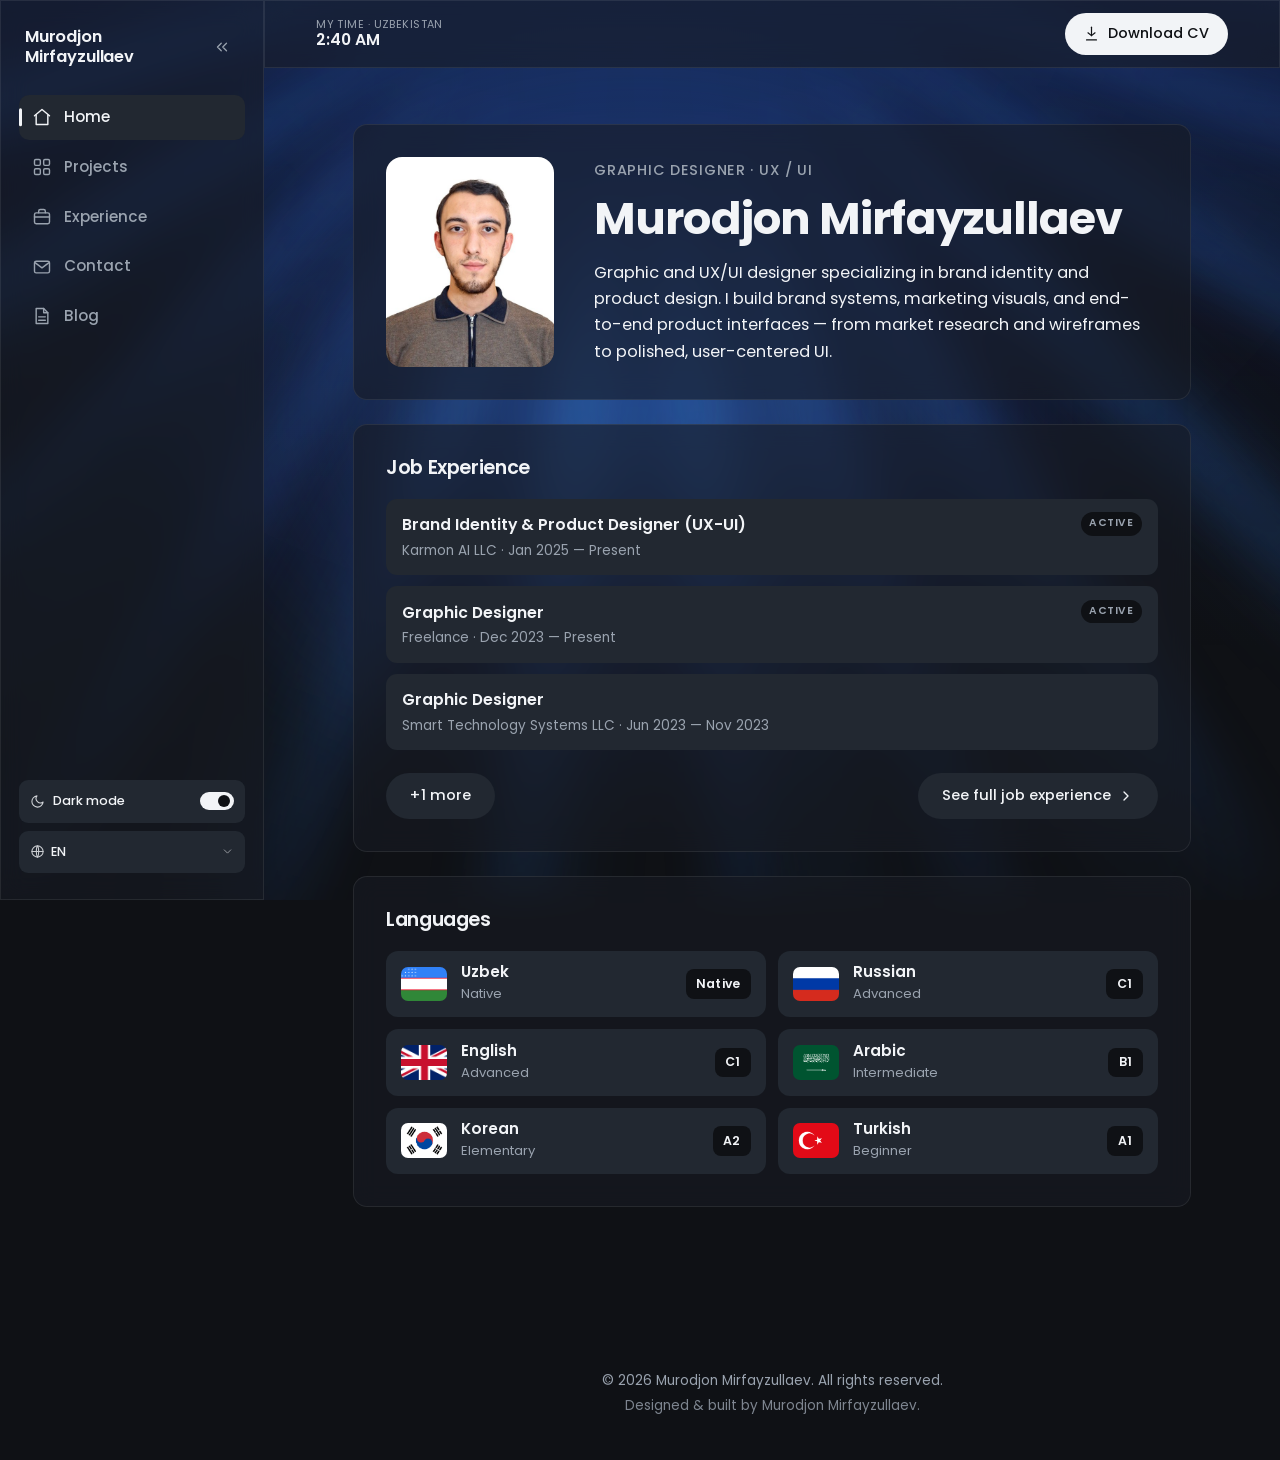
<file: index.html>
<!DOCTYPE html>
<html lang="en">
  <head>
    <meta charset="UTF-8" />
    <meta name="viewport" content="width=device-width, initial-scale=1.0" />
    <title>Murodjon Mirfayzullaev</title>
    <meta name="description" content="Portfolio of Murodjon Mirfayzullaev — graphic and UX/UI designer." />
    <link rel="icon" href="assets/img/profile-placeholder.svg" type="image/svg+xml" />
    <link rel="preconnect" href="https://fonts.googleapis.com" />
    <link rel="preconnect" href="https://fonts.gstatic.com" crossorigin />
    <link
      href="https://fonts.googleapis.com/css2?family=Poppins:wght@400;500;600;700&display=swap"
      rel="stylesheet"
    />
    <script>
      // apply saved theme + sidebar state before paint to avoid a flash/glitch
      try {
        var d = document.documentElement;
        d.dataset.theme = localStorage.getItem("site.theme") || "dark";
        if (localStorage.getItem("site.sidebar") === "collapsed") d.classList.add("sidebar-collapsed");
      } catch (e) { document.documentElement.dataset.theme = "dark"; }
    </script>
    <link rel="stylesheet" href="assets/css/styles.css" />
  </head>
  <body data-page="index.html" data-title-key="">
    <aside class="sidebar" id="site-sidebar"></aside>
    <div class="scrim" id="scrim" aria-hidden="true"></div>

    <div class="page">
      <header class="topbar" id="site-topbar"></header>

      <main class="site-main" id="main">
        <section class="container home">
          <!-- profile widget -->
          <section class="widget widget--profile" data-reveal>
            <div class="profile">
              <div class="profile__photo">
                <img data-content="photo" alt="" />
              </div>
              <div class="profile__intro">
                <p class="profile__headline" data-i18n="home.headline"></p>
                <h1 class="profile__name" data-content="name"></h1>
                <p class="profile__bio" data-i18n="home.bio"></p>
              </div>
            </div>
          </section>

          <!-- job experience widget (active roles only) -->
          <section class="widget" data-reveal data-reveal-delay="1">
            <div class="widget__head">
              <h2 class="widget__title" data-i18n="experience.title"></h2>
            </div>
            <div class="home-xp" id="home-experience"></div>
            <div class="widget__foot home-xp__foot">
              <span class="home-xp__more" id="home-xp-more"></span>
              <a class="btn btn--secondary" href="experience.html">
                <span data-i18n="home.seeExperience"></span>
                <svg viewBox="0 0 24 24" fill="none" stroke="currentColor" stroke-width="2"
                     stroke-linecap="round" stroke-linejoin="round" aria-hidden="true">
                  <path d="m9 6 6 6-6 6" />
                </svg>
              </a>
            </div>
          </section>

          <!-- languages widget -->
          <section class="widget" data-reveal data-reveal-delay="2">
            <div class="widget__head">
              <h2 class="widget__title" data-i18n="home.languagesTitle"></h2>
            </div>
            <div class="langs" id="home-languages"></div>
          </section>
        </section>
      </main>

      <footer class="site-footer" id="site-footer"></footer>
    </div>

    <script src="assets/js/main.js"></script>
    <script src="assets/js/home.js"></script>
  </body>
</html>
</file>
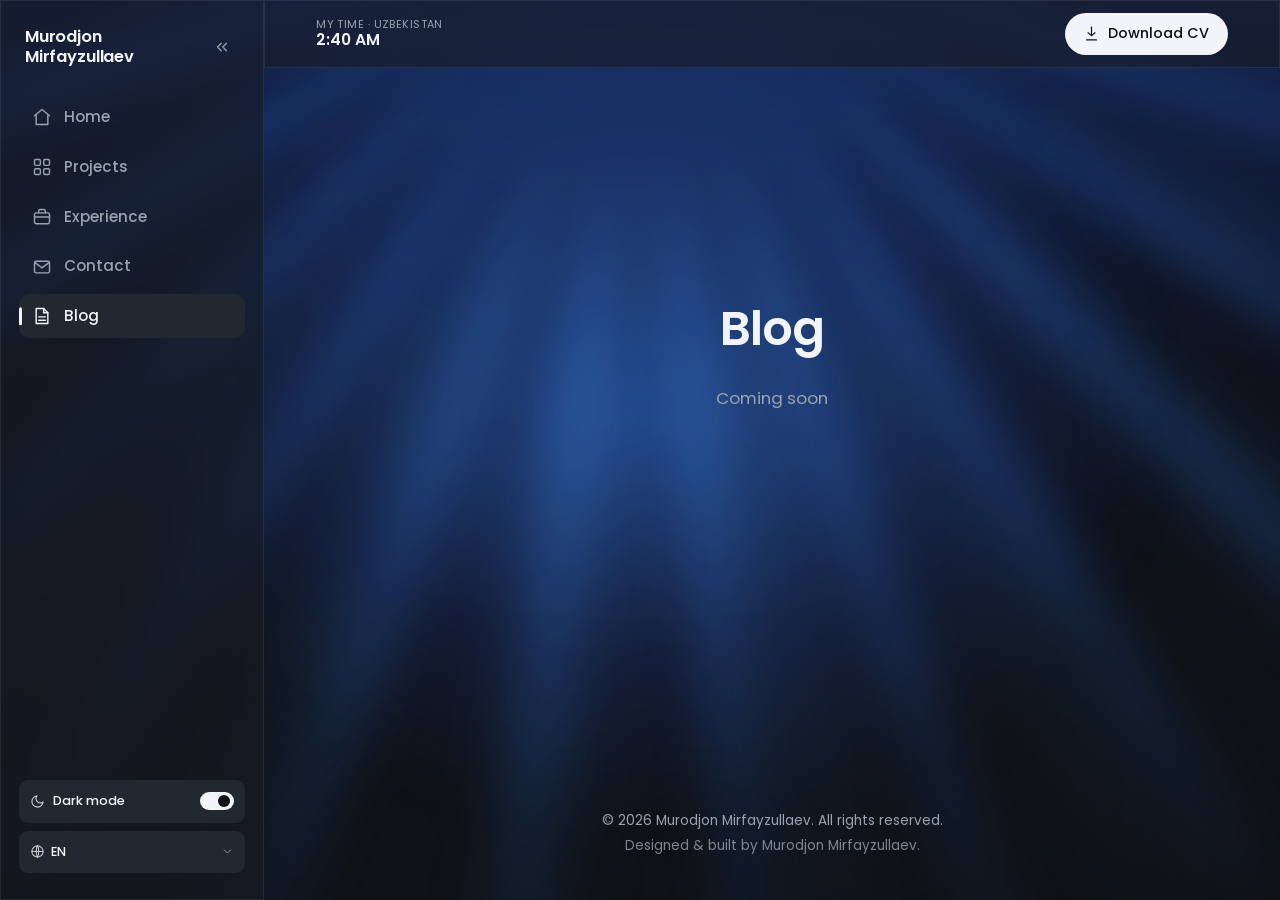
<file: blog.html>
<!DOCTYPE html>
<html lang="en">
  <head>
    <meta charset="UTF-8" />
    <meta name="viewport" content="width=device-width, initial-scale=1.0" />
    <title>Blog · Murodjon Mirfayzullaev</title>
    <link rel="icon" href="assets/img/profile-placeholder.svg" type="image/svg+xml" />
    <link rel="preconnect" href="https://fonts.googleapis.com" />
    <link rel="preconnect" href="https://fonts.gstatic.com" crossorigin />
    <link
      href="https://fonts.googleapis.com/css2?family=Poppins:wght@400;500;600;700&display=swap"
      rel="stylesheet"
    />
    <script>
      // apply saved theme + sidebar state before paint to avoid a flash/glitch
      try {
        var d = document.documentElement;
        d.dataset.theme = localStorage.getItem("site.theme") || "dark";
        if (localStorage.getItem("site.sidebar") === "collapsed") d.classList.add("sidebar-collapsed");
      } catch (e) { document.documentElement.dataset.theme = "dark"; }
    </script>
    <link rel="stylesheet" href="assets/css/styles.css" />
  </head>
  <body data-page="blog.html" data-title-key="blog.title">
    <aside class="sidebar" id="site-sidebar"></aside>
    <div class="scrim" id="scrim" aria-hidden="true"></div>

    <div class="page">
      <header class="topbar" id="site-topbar"></header>

      <main class="site-main" id="main">
        <section class="container page-center">
          <h1 data-reveal data-i18n="blog.title"></h1>
          <p class="coming-soon" data-reveal data-reveal-delay="1" data-i18n="common.comingSoon"></p>
        </section>
      </main>

      <footer class="site-footer" id="site-footer"></footer>
    </div>

    <script src="assets/js/main.js"></script>
  </body>
</html>
</file>
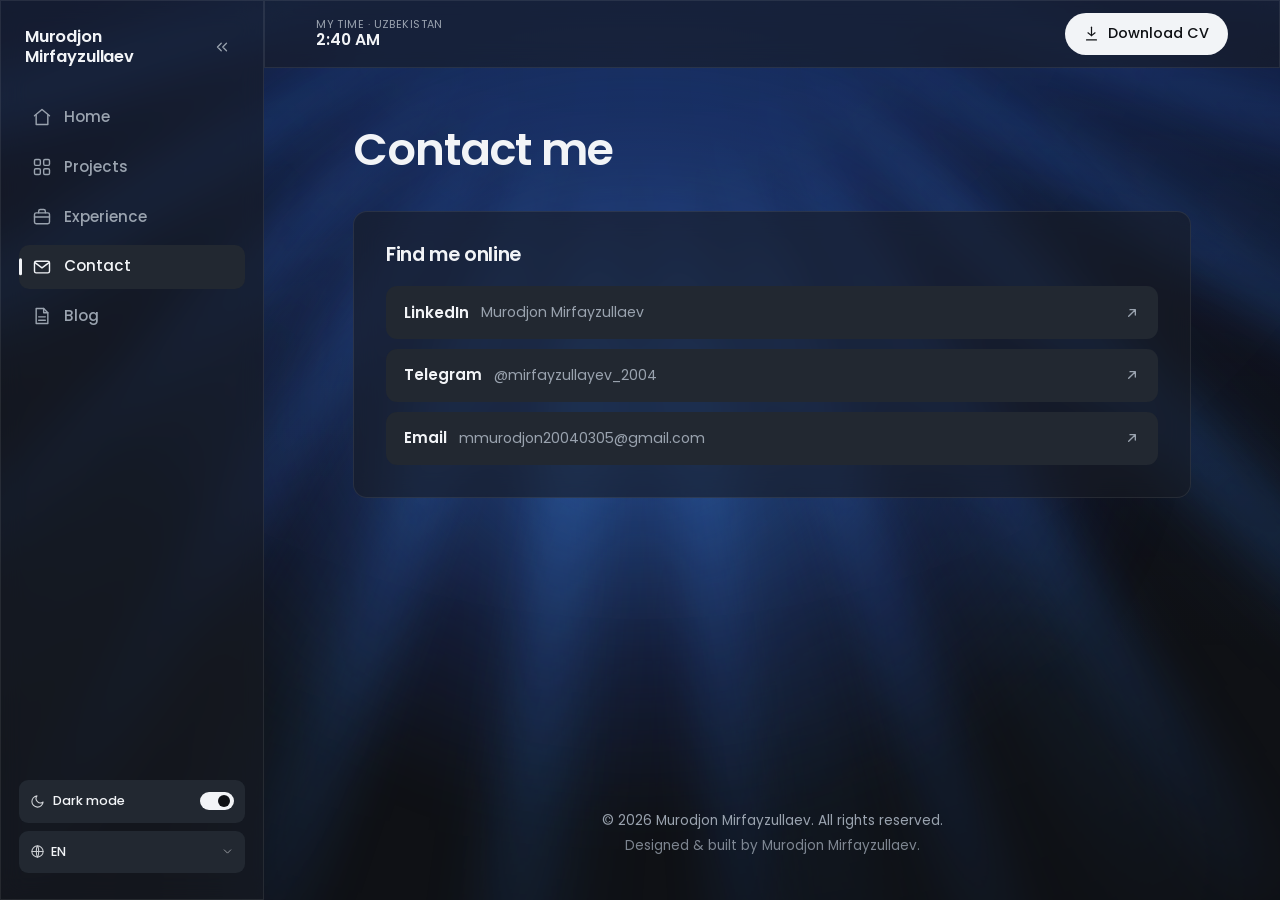
<file: contact.html>
<!DOCTYPE html>
<html lang="en">
  <head>
    <meta charset="UTF-8" />
    <meta name="viewport" content="width=device-width, initial-scale=1.0" />
    <title>Contact · Murodjon Mirfayzullaev</title>
    <link rel="icon" href="assets/img/profile-placeholder.svg" type="image/svg+xml" />
    <link rel="preconnect" href="https://fonts.googleapis.com" />
    <link rel="preconnect" href="https://fonts.gstatic.com" crossorigin />
    <link
      href="https://fonts.googleapis.com/css2?family=Poppins:wght@400;500;600;700&display=swap"
      rel="stylesheet"
    />
    <script>
      // apply saved theme + sidebar state before paint to avoid a flash/glitch
      try {
        var d = document.documentElement;
        d.dataset.theme = localStorage.getItem("site.theme") || "dark";
        if (localStorage.getItem("site.sidebar") === "collapsed") d.classList.add("sidebar-collapsed");
      } catch (e) { document.documentElement.dataset.theme = "dark"; }
    </script>
    <link rel="stylesheet" href="assets/css/styles.css" />
  </head>
  <body data-page="contact.html" data-title-key="contact.title">
    <aside class="sidebar" id="site-sidebar"></aside>
    <div class="scrim" id="scrim" aria-hidden="true"></div>

    <div class="page">
      <header class="topbar" id="site-topbar"></header>

      <main class="site-main" id="main">
        <section class="container contact">
          <header class="contact__head">
            <h1 data-reveal data-i18n="contact.title"></h1>
          </header>

          <section class="widget" data-reveal data-reveal-delay="1">
            <div class="widget__head">
              <h2 class="widget__title" data-i18n="contact.linksTitle"></h2>
            </div>
            <div class="links" id="social-links"></div>
          </section>
        </section>
      </main>

      <footer class="site-footer" id="site-footer"></footer>
    </div>

    <script src="assets/js/main.js"></script>
  </body>
</html>
</file>
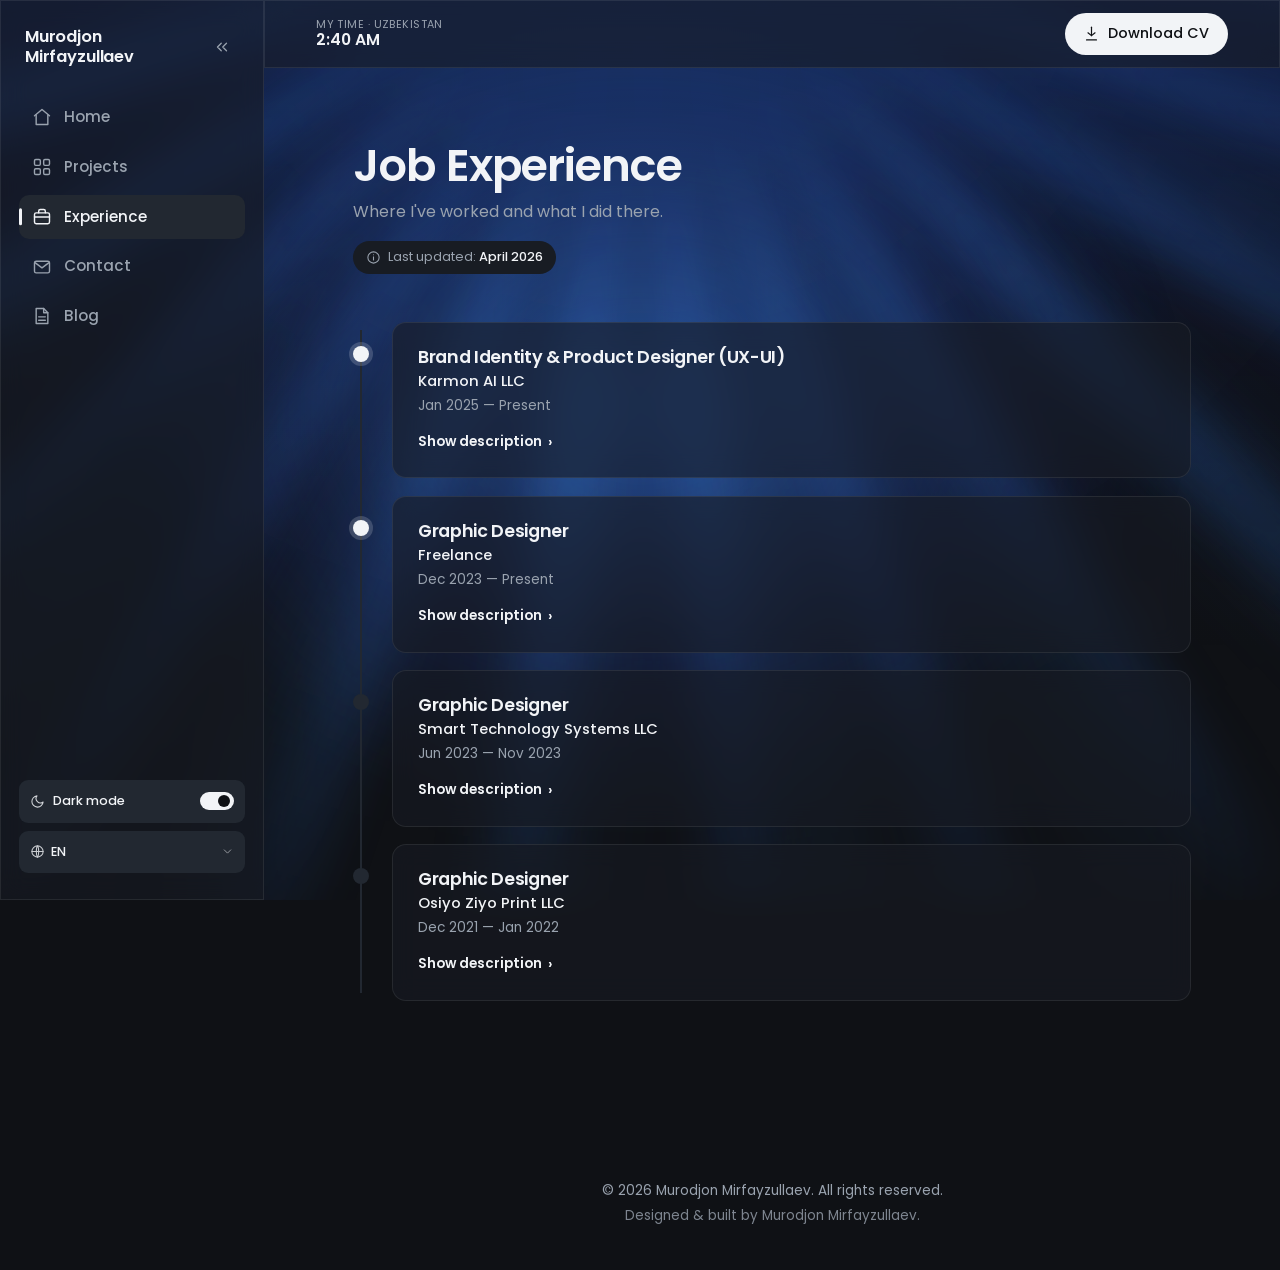
<file: experience.html>
<!DOCTYPE html>
<html lang="en">
  <head>
    <meta charset="UTF-8" />
    <meta name="viewport" content="width=device-width, initial-scale=1.0" />
    <title>Experience · Murodjon Mirfayzullaev</title>
    <link rel="icon" href="assets/img/profile-placeholder.svg" type="image/svg+xml" />
    <link rel="preconnect" href="https://fonts.googleapis.com" />
    <link rel="preconnect" href="https://fonts.gstatic.com" crossorigin />
    <link
      href="https://fonts.googleapis.com/css2?family=Poppins:wght@400;500;600;700&display=swap"
      rel="stylesheet"
    />
    <script>
      // apply saved theme + sidebar state before paint to avoid a flash/glitch
      try {
        var d = document.documentElement;
        d.dataset.theme = localStorage.getItem("site.theme") || "dark";
        if (localStorage.getItem("site.sidebar") === "collapsed") d.classList.add("sidebar-collapsed");
      } catch (e) { document.documentElement.dataset.theme = "dark"; }
    </script>
    <link rel="stylesheet" href="assets/css/styles.css" />
  </head>
  <body data-page="experience.html" data-title-key="experience.title">
    <aside class="sidebar" id="site-sidebar"></aside>
    <div class="scrim" id="scrim" aria-hidden="true"></div>

    <div class="page">
      <header class="topbar" id="site-topbar"></header>

      <main class="site-main" id="main">
        <section class="container xp">
          <header class="xp__head">
            <h1 data-reveal data-i18n="experience.title"></h1>
            <p class="xp__subtitle" data-reveal data-reveal-delay="1" data-i18n="experience.subtitle"></p>
            <p class="xp-updated" id="xp-updated" data-reveal data-reveal-delay="2"></p>
          </header>
          <div class="xp__list" id="xp-list"></div>
        </section>
      </main>

      <footer class="site-footer" id="site-footer"></footer>
    </div>

    <script src="assets/js/main.js"></script>
    <script src="assets/js/experience.js"></script>
  </body>
</html>
</file>
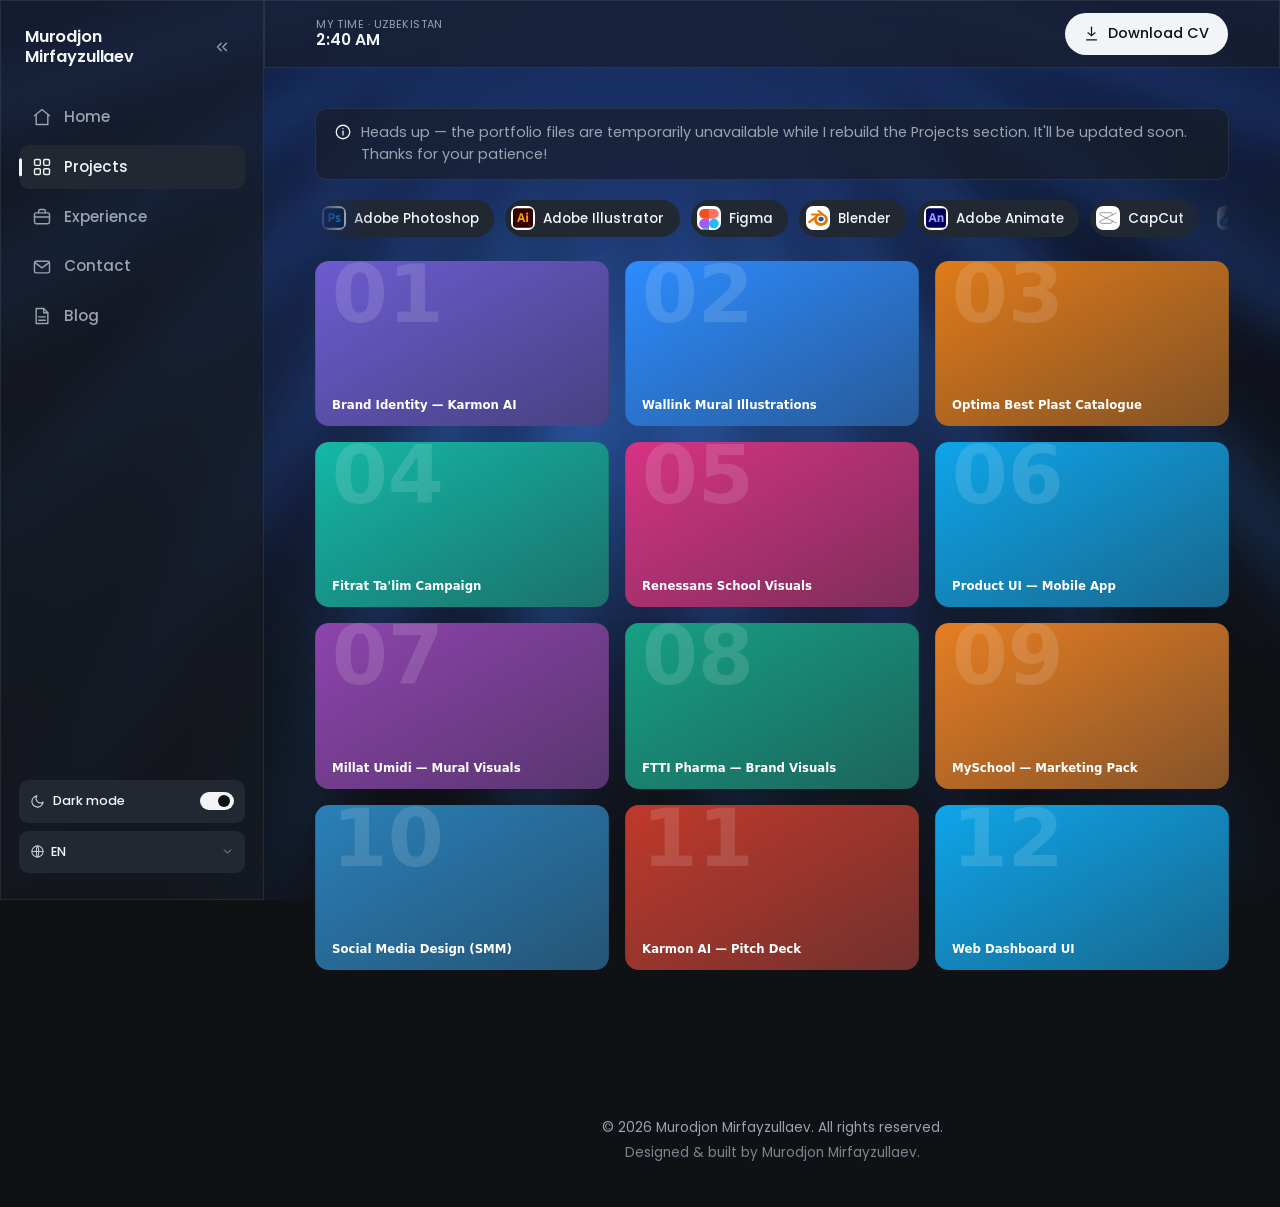
<file: projects.html>
<!DOCTYPE html>
<html lang="en">
  <head>
    <meta charset="UTF-8" />
    <meta name="viewport" content="width=device-width, initial-scale=1.0" />
    <title>Projects · Murodjon Mirfayzullaev</title>
    <link rel="icon" href="assets/img/profile-placeholder.svg" type="image/svg+xml" />
    <link rel="preconnect" href="https://fonts.googleapis.com" />
    <link rel="preconnect" href="https://fonts.gstatic.com" crossorigin />
    <link
      href="https://fonts.googleapis.com/css2?family=Poppins:wght@400;500;600;700&display=swap"
      rel="stylesheet"
    />
    <script>
      // apply saved theme + sidebar state before paint to avoid a flash/glitch
      try {
        var d = document.documentElement;
        d.dataset.theme = localStorage.getItem("site.theme") || "dark";
        if (localStorage.getItem("site.sidebar") === "collapsed") d.classList.add("sidebar-collapsed");
      } catch (e) { document.documentElement.dataset.theme = "dark"; }
    </script>
    <link rel="stylesheet" href="assets/css/styles.css" />
  </head>
  <body data-page="projects.html" data-title-key="projects.title">
    <aside class="sidebar" id="site-sidebar"></aside>
    <div class="scrim" id="scrim" aria-hidden="true"></div>

    <div class="page">
      <header class="topbar" id="site-topbar"></header>

      <main class="site-main" id="main">
        <section class="projects">
          <p class="pnotice" id="projects-notice" data-reveal></p>

          <div class="marquee" id="badges-marquee" data-reveal
               aria-label="Tools &amp; technologies">
            <div class="marquee__track" id="badges-track"></div>
          </div>

          <div class="pgrid" id="projects-grid" data-reveal data-reveal-delay="1"></div>
        </section>
      </main>

      <footer class="site-footer" id="site-footer"></footer>
    </div>

    <script src="assets/js/main.js"></script>
    <script src="assets/js/projects.js"></script>
  </body>
</html>
</file>
<file: assets/css/styles.css>
/* =========================================================================
   styles.css — minimalist portfolio theme
   Layout: fixed left sidebar (desktop, collapsible) → off-canvas drawer
   (mobile). Sticky top bar with live clock + Download-CV button.
   Surfaces are distinguished by fill color only (no outline strokes).
   Extras: language dropdown, download bottom sheet.
   ========================================================================= */

:root {
  --bg: #ffffff;
  --surface: #f1f3f7;
  --surface-2: #e4e8ef;
  --text: #14161a;
  --muted: #6b7280;
  --line: #e6e8ec;
  --accent: #14161a;

  --sidebar-w: 264px;
  --sidebar-w-collapsed: 76px;
  --maxw: 940px;
  --gutter: clamp(1.25rem, 4vw, 3.25rem);
  --radius: 14px;

  --font: "Poppins", system-ui, -apple-system, "Segoe UI", Roboto, Helvetica,
    Arial, sans-serif;

  --ease: cubic-bezier(0.22, 1, 0.36, 1);
  --dur: 0.45s;

  /* glassmorphism surfaces (light theme) */
  --glass-bg: rgba(255, 255, 255, 0.58);
  --glass-border: rgba(20, 22, 28, 0.08);
  --glass-blur: 12px;
}

/* Theme is controlled explicitly via [data-theme] (default = dark, set by a
   tiny inline script in each page's <head> to avoid a flash). */
:root[data-theme="dark"] {
  --bg: #0f1115;
  --surface: #181c23;
  --surface-2: #222831;
  --text: #f2f4f7;
  --muted: #9aa3af;
  --line: #262b33;
  --accent: #f2f4f7;

  /* glassmorphism surfaces (dark theme) */
  --glass-bg: rgba(24, 28, 36, 0.6);
  --glass-border: rgba(255, 255, 255, 0.08);
}

/* ---------- reset-ish ---------- */

*,
*::before,
*::after {
  box-sizing: border-box;
}

html {
  scroll-behavior: smooth;
}

body {
  margin: 0;
  font-family: var(--font);
  color: var(--text);
  background: var(--bg);
  line-height: 1.6;
  font-weight: 400;
  -webkit-font-smoothing: antialiased;
  overflow-x: hidden;
}

img {
  max-width: 100%;
  display: block;
}

a {
  color: inherit;
  text-decoration: none;
}

h1,
h2,
h3 {
  line-height: 1.15;
  letter-spacing: -0.02em;
  font-weight: 600;
  margin: 0;
}

/* =========================================================================
   sidebar (desktop default)
   ========================================================================= */

.sidebar {
  position: fixed;
  top: 0;
  left: 0;
  bottom: 0;
  z-index: 60;
  width: var(--sidebar-w);
  display: flex;
  flex-direction: column;
  gap: 1.75rem;
  padding: 1.6rem 1.1rem;
  background: var(--surface);
  overflow: visible;
  transition: width var(--dur) var(--ease), transform var(--dur) var(--ease);
}

.sidebar__top {
  flex: 0 0 auto;
  display: flex;
  align-items: center;
  justify-content: space-between;
  gap: 0.5rem;
  min-height: 38px;
  padding-inline: 0.4rem;
}

.brand {
  font-weight: 600;
  font-size: 1.02rem;
  letter-spacing: -0.01em;
  line-height: 1.25;
  min-width: 0;
}

.sidebar__collapse {
  display: none; /* desktop-only; enabled in the min-width query below */
  width: 34px;
  height: 34px;
  flex: 0 0 auto;
  place-items: center;
  padding: 0;
  background: none;
  border: 0;
  border-radius: 9px;
  color: var(--muted);
  cursor: pointer;
  transition: color var(--dur) var(--ease),
    background-color var(--dur) var(--ease);
}

.sidebar__collapse svg {
  width: 18px;
  height: 18px;
  transition: transform var(--dur) var(--ease);
}

.sidebar__collapse:hover {
  color: var(--text);
  background: var(--surface-2);
}

.nav {
  flex: 1 1 auto;
}

.nav__list {
  display: flex;
  flex-direction: column;
  gap: 0.35rem;
  list-style: none;
  margin: 0;
  padding: 0;
}

.nav__link {
  position: relative;
  display: flex;
  align-items: center;
  gap: 0.75rem;
  padding: 0.62rem 0.85rem;
  border-radius: 10px;
  font-size: 0.95rem;
  font-weight: 500;
  color: var(--muted);
  white-space: nowrap;
  transition: color var(--dur) var(--ease),
    background-color var(--dur) var(--ease);
}

.nav__icon {
  flex: 0 0 auto;
  display: grid;
  place-items: center;
}

.nav__icon svg {
  width: 20px;
  height: 20px;
}

.nav__link:hover {
  color: var(--text);
  background: var(--surface-2);
}

.nav__link[aria-current="page"] {
  color: var(--text);
  background: var(--surface-2);
}

.nav__link[aria-current="page"]::before {
  content: "";
  position: absolute;
  left: 0;
  top: 50%;
  transform: translateY(-50%);
  width: 3px;
  height: 1.1rem;
  border-radius: 3px;
  background: var(--accent);
}

.sidebar__bottom {
  flex: 0 0 auto;
}

/* ---------- theme (dark mode) toggle ---------- */

.theme {
  display: flex;
  align-items: center;
  gap: 0.5rem;
  width: 100%;
  margin-bottom: 0.5rem;
  padding: 0.7rem 0.7rem;
  font: inherit;
  font-size: 0.8rem;
  font-weight: 500;
  color: var(--text);
  background: var(--surface-2);
  border: 0;
  border-radius: 9px;
  cursor: pointer;
  transition: background-color var(--dur) var(--ease);
}

.theme:hover {
  background: var(--bg);
}

.theme__icon {
  display: grid;
  place-items: center;
  flex: 0 0 auto;
}

.theme__icon svg {
  width: 15px;
  height: 15px;
  opacity: 0.85;
}

.theme__label {
  flex: 1 1 auto;
  text-align: left;
}

.theme__track {
  flex: 0 0 auto;
  position: relative;
  width: 34px;
  height: 18px;
  border-radius: 999px;
  background: var(--bg);
  transition: background-color var(--dur) var(--ease);
}

.theme__knob {
  position: absolute;
  top: 50%;
  left: 2px;
  transform: translateY(-50%);
  width: 12px;
  height: 12px;
  border-radius: 50%;
  background: var(--muted);
  transition: left var(--dur) var(--ease), background-color var(--dur) var(--ease);
}

.theme[aria-checked="true"] .theme__track {
  background: var(--accent);
}

.theme[aria-checked="true"] .theme__knob {
  left: 18px;
  background: var(--bg);
}

/* ---------- language dropdown ---------- */

.lang {
  position: relative;
}

.lang__btn {
  display: flex;
  align-items: center;
  gap: 0.4rem;
  width: 100%;
  padding: 0.7rem 0.7rem;
  font: inherit;
  font-size: 0.8rem;
  font-weight: 500;
  color: var(--text);
  background: var(--surface-2);
  border: 0;
  border-radius: 9px;
  cursor: pointer;
  transition: background-color var(--dur) var(--ease);
}

.lang__btn:hover {
  background: var(--bg);
}

.lang__icon {
  width: 15px;
  height: 15px;
  flex: 0 0 auto;
  opacity: 0.8;
}

.lang__current {
  flex: 1 1 auto;
  text-align: left;
}

.lang__chev {
  width: 13px;
  height: 13px;
  opacity: 0.6;
  transition: transform var(--dur) var(--ease);
}

.lang.is-open .lang__chev {
  transform: rotate(180deg);
}

.lang__menu {
  position: absolute;
  left: 0;
  right: 0;
  bottom: calc(100% + 0.5rem);
  margin: 0;
  padding: 0.35rem;
  list-style: none;
  background: var(--surface-2);
  border-radius: 12px;
  box-shadow: 0 12px 32px rgba(0, 0, 0, 0.22);
  opacity: 0;
  transform: translateY(8px);
  pointer-events: none;
  transition: opacity var(--dur) var(--ease), transform var(--dur) var(--ease);
  z-index: 5;
}

.lang.is-open .lang__menu {
  opacity: 1;
  transform: none;
  pointer-events: auto;
}

.lang__option {
  display: flex;
  align-items: center;
  gap: 0.6rem;
  width: 100%;
  padding: 0.85rem 0.8rem;
  font: inherit;
  font-size: 0.9rem;
  color: var(--muted);
  background: none;
  border: 0;
  border-radius: 9px;
  cursor: pointer;
  text-align: left;
  transition: color var(--dur) var(--ease),
    background-color var(--dur) var(--ease);
}

.lang__option:hover {
  color: var(--text);
  background: var(--bg);
}

.lang__option.is-active {
  color: var(--text);
  background: color-mix(in srgb, var(--accent) 12%, var(--surface-2));
}

.lang__code {
  font-weight: 600;
  font-size: 0.78rem;
  letter-spacing: 0.03em;
  width: 1.8rem;
  flex: 0 0 auto;
}

/* =========================================================================
   sticky top bar (all viewports)
   ========================================================================= */

.topbar {
  position: sticky;
  top: 0;
  z-index: 50;
  display: flex;
  align-items: center;
  gap: 1rem;
  padding: 0.75rem var(--gutter);
  background: color-mix(in srgb, var(--bg) 86%, transparent);
  backdrop-filter: saturate(1.2) blur(10px);
}

.topbar__left {
  display: flex;
  align-items: center;
  gap: 0.85rem;
  min-width: 0;
}

.topbar__right {
  margin-left: auto;
  display: flex;
  align-items: center;
}

/* live clock */
.clock {
  display: flex;
  flex-direction: column;
  line-height: 1.15;
  min-width: 0;
}

.clock__label {
  font-size: 0.68rem;
  letter-spacing: 0.04em;
  text-transform: uppercase;
  color: var(--muted);
  white-space: nowrap;
}

.clock__time {
  font-size: 0.98rem;
  font-weight: 600;
  font-variant-numeric: tabular-nums;
}

/* download-CV button */
.cv-btn {
  display: inline-flex;
  align-items: center;
  gap: 0.5rem;
  padding: 0.58rem 1.15rem;
  font: inherit;
  font-size: 0.9rem;
  font-weight: 500;
  color: var(--bg);
  background: var(--accent);
  border: 0;
  border-radius: 999px;
  cursor: pointer;
  transition: transform var(--dur) var(--ease), opacity var(--dur) var(--ease);
}

.cv-btn:hover {
  transform: translateY(-2px);
}

.cv-btn svg {
  width: 17px;
  height: 17px;
}

/* short "CV" label is shown only on mobile (see breakpoint below) */
.cv-btn__short {
  display: none;
}

/* hamburger (mobile only) */
.nav__toggle {
  display: none;
  flex-direction: column;
  justify-content: center;
  gap: 5px;
  width: 42px;
  height: 42px;
  padding: 0;
  background: var(--surface-2);
  border: 0;
  border-radius: 10px;
  cursor: pointer;
}

.nav__toggle-bar {
  display: block;
  width: 18px;
  height: 1.5px;
  margin-inline: auto;
  background: var(--text);
  transition: transform var(--dur) var(--ease), opacity var(--dur) var(--ease);
}

body.nav-open .nav__toggle-bar:nth-child(1) {
  transform: translateY(6.5px) rotate(45deg);
}
body.nav-open .nav__toggle-bar:nth-child(2) {
  opacity: 0;
}
body.nav-open .nav__toggle-bar:nth-child(3) {
  transform: translateY(-6.5px) rotate(-45deg);
}

/* scrim behind the mobile drawer */
.scrim {
  display: none;
  position: fixed;
  inset: 0;
  z-index: 55;
  background: rgba(0, 0, 0, 0.45);
  opacity: 0;
  pointer-events: none;
  transition: opacity var(--dur) var(--ease);
}

/* =========================================================================
   download-CV bottom sheet
   ========================================================================= */

.sheet {
  position: fixed;
  inset: 0;
  z-index: 100;
  display: flex;
  align-items: flex-end;
  justify-content: center;
}

.sheet[hidden] {
  display: none;
}

.sheet__scrim {
  position: absolute;
  inset: 0;
  background: rgba(0, 0, 0, 0.5);
  opacity: 0;
  transition: opacity var(--dur) var(--ease);
}

.sheet.is-open .sheet__scrim {
  opacity: 1;
}

.sheet__panel {
  position: relative;
  width: min(440px, 100%);
  padding: 1.4rem 1.5rem 2rem;
  background: var(--surface);
  border-radius: 22px 22px 0 0;
  box-shadow: 0 -12px 44px rgba(0, 0, 0, 0.22);
  transform: translateY(100%);
  transition: transform var(--dur) var(--ease);
}

.sheet.is-open .sheet__panel {
  transform: none;
}

.sheet__handle {
  display: block;
  width: 42px;
  height: 4px;
  border-radius: 4px;
  background: var(--muted);
  opacity: 0.5;
  margin: 0 auto 1.25rem;
}

.sheet__title {
  font-size: 1.2rem;
  text-align: center;
  margin: 0 0 0.3rem;
}

.sheet__hint {
  text-align: center;
  color: var(--muted);
  font-size: 0.9rem;
  margin: 0 0 1.4rem;
}

.sheet__options {
  display: flex;
  flex-direction: column;
  gap: 0.5rem;
  margin-bottom: 1.4rem;
}

.cv-opt {
  display: flex;
  align-items: center;
  gap: 0.7rem;
  width: 100%;
  padding: 0.8rem 1rem;
  font: inherit;
  font-size: 0.92rem;
  color: var(--text);
  background: var(--surface-2);
  border: 0;
  border-radius: 12px;
  cursor: pointer;
  text-align: left;
  transition: background-color var(--dur) var(--ease);
}

.cv-opt:hover {
  background: var(--bg);
}

.cv-opt.is-active {
  background: color-mix(in srgb, var(--accent) 14%, var(--surface-2));
}

.sheet__download {
  width: 100%;
  justify-content: center;
}

/* =========================================================================
   page / content column
   ========================================================================= */

.page {
  position: relative;
  z-index: 1;
  margin-left: var(--sidebar-w);
  min-height: 100vh;
  display: flex;
  flex-direction: column;
  transition: margin-left var(--dur) var(--ease);
}

.site-main {
  flex: 1 0 auto;
  width: 100%;
}

.container {
  width: 100%;
  max-width: var(--maxw);
  margin-inline: auto;
  padding-inline: var(--gutter);
}

/* ---------- footer ---------- */

.site-footer {
  flex-shrink: 0;
  margin-top: 4rem;
  padding: 2.5rem var(--gutter);
  text-align: center;
  color: var(--muted);
  font-size: 0.85rem;
}

.footer__line {
  margin: 0.2rem 0;
}

.footer__muted {
  opacity: 0.8;
}

/* =========================================================================
   page sections
   ========================================================================= */

.page-center {
  min-height: 66vh;
  display: flex;
  flex-direction: column;
  align-items: center;
  justify-content: center;
  text-align: center;
  gap: 0.75rem;
  padding-block: 4rem;
}

.page-center h1 {
  font-size: clamp(1.9rem, 5vw, 3rem);
}

.page-center .coming-soon {
  color: var(--muted);
  font-size: 1.05rem;
}

/* generic buttons */
.btn {
  display: inline-flex;
  align-items: center;
  gap: 0.4rem;
  padding: 0.7rem 1.5rem;
  border-radius: 999px;
  font-size: 0.92rem;
  font-weight: 500;
  border: 0;
  cursor: pointer;
  transition: transform var(--dur) var(--ease),
    background-color var(--dur) var(--ease), color var(--dur) var(--ease);
}

.btn:hover {
  transform: translateY(-2px);
}

.btn--primary {
  background: var(--accent);
  color: var(--bg);
}

/* secondary: subtle fill, no stroke */
.btn--secondary {
  background: var(--surface-2);
  color: var(--text);
}

.btn--secondary:hover {
  background: var(--surface);
}

.btn--secondary svg {
  width: 16px;
  height: 16px;
}

/* =========================================================================
   home — widgets (stack of cards; add more widgets over time)
   ========================================================================= */

.home {
  padding-block: clamp(2rem, 5vw, 3.5rem);
  display: flex;
  flex-direction: column;
  gap: 1.5rem;
}

.widget {
  background: var(--surface);
  border-radius: var(--radius);
  padding: clamp(1.5rem, 3.5vw, 2rem);
}

.widget__head {
  display: flex;
  align-items: center;
  justify-content: space-between;
  gap: 1rem;
  margin-bottom: 1.25rem;
}

.widget__title {
  font-size: 1.2rem;
}

.widget__foot {
  margin-top: 1.4rem;
}

/* profile widget */
.profile {
  display: grid;
  grid-template-columns: clamp(120px, 20vw, 168px) 1fr;
  gap: clamp(1.5rem, 4vw, 2.5rem);
  align-items: center;
}

.profile__photo {
  width: 100%;
  aspect-ratio: 4 / 5;
  border-radius: 16px;
  overflow: hidden;
  background: var(--surface-2);
}

.profile__photo img {
  width: 100%;
  height: 100%;
  object-fit: cover;
  object-position: center top;
}

.profile__headline {
  font-size: 0.9rem;
  font-weight: 500;
  letter-spacing: 0.05em;
  text-transform: uppercase;
  color: var(--muted);
  margin: 0 0 0.7rem;
}

.profile__name {
  font-size: clamp(1.9rem, 5vw, 2.8rem);
  font-weight: 700;
  margin: 0 0 1rem;
}

.profile__bio {
  font-size: 1.02rem;
  color: var(--text);
  max-width: 56ch;
  margin: 0;
}

/* active-jobs preview list */
.home-xp {
  display: flex;
  flex-direction: column;
  gap: 0.7rem;
}

.home-xp__item {
  display: flex;
  align-items: flex-start;
  justify-content: space-between;
  gap: 0.75rem;
  padding: 0.85rem 1rem;
  background: var(--surface-2);
  border-radius: 11px;
}

.home-xp__main {
  display: flex;
  flex-direction: column;
  gap: 0.15rem;
  min-width: 0;
}

.home-xp__role {
  font-weight: 600;
  font-size: 0.98rem;
}

.home-xp__meta {
  color: var(--muted);
  font-size: 0.85rem;
}

/* "Active" badge in the item's top-right corner */
.home-xp__badge {
  flex: 0 0 auto;
  display: inline-flex;
  align-items: center;
  padding: 0.2rem 0.55rem;
  border-radius: 999px;
  background: var(--bg);
  font-size: 0.66rem;
  font-weight: 600;
  letter-spacing: 0.04em;
  text-transform: uppercase;
  color: var(--muted);
  white-space: nowrap;
}

/* footer: "+N more" and the CTA share one row, both styled as buttons */
.home-xp__foot {
  display: flex;
  align-items: center;
  justify-content: space-between;
  gap: 1rem;
  flex-wrap: wrap;
}

.home-xp__more {
  display: inline-flex;
  align-items: center;
  padding: 0.7rem 1.5rem;
  border-radius: 999px;
  font-size: 0.92rem;
  font-weight: 500;
  color: var(--text);
  background: var(--surface-2);
}

.home-xp__more:empty {
  display: none;
}

/* languages widget — two-column card grid (one column on mobile) */
.langs {
  display: grid;
  grid-template-columns: repeat(2, 1fr);
  gap: 0.75rem;
}

.lang-card {
  display: flex;
  align-items: center;
  gap: 0.85rem;
  padding: 0.8rem 0.95rem;
  background: var(--surface-2);
  border-radius: 12px;
}

.lang-card__flag {
  width: 46px;
  aspect-ratio: 4 / 3;
  flex: 0 0 auto;
  border-radius: 7px;
  object-fit: cover;
  background: var(--bg);
}

.lang-card__body {
  display: flex;
  flex-direction: column;
  gap: 0.1rem;
  min-width: 0;
  flex: 1 1 auto;
}

.lang-card__name {
  font-weight: 600;
  font-size: 0.95rem;
  line-height: 1.2;
}

.lang-card__level {
  color: var(--muted);
  font-size: 0.82rem;
}

.lang-card__badge {
  flex: 0 0 auto;
  padding: 0.3rem 0.65rem;
  border-radius: 8px;
  background: var(--bg);
  color: var(--text);
  font-size: 0.78rem;
  font-weight: 600;
  letter-spacing: 0.02em;
  white-space: nowrap;
}

@media (max-width: 560px) {
  .langs {
    grid-template-columns: 1fr;
  }
}

/* =========================================================================
   job experience — timeline with expandable descriptions
   ========================================================================= */

.xp {
  padding-block: clamp(2.5rem, 6vw, 4.5rem);
}

.xp__head {
  margin-bottom: clamp(2rem, 5vw, 3rem);
}

.xp__head h1 {
  font-size: clamp(1.9rem, 5vw, 2.8rem);
  margin-bottom: 0.5rem;
}

.xp__subtitle {
  color: var(--muted);
  font-size: 1rem;
  margin: 0;
}

/* "last updated" info chip */
.xp-updated {
  display: inline-flex;
  align-items: center;
  gap: 0.45rem;
  margin: 1rem 0 0;
  padding: 0.4rem 0.8rem;
  font-size: 0.8rem;
  color: var(--muted);
  background: var(--surface);
  border-radius: 999px;
  cursor: help;
}

.xp-updated:empty {
  display: none;
}

.xp-updated svg {
  width: 15px;
  height: 15px;
  flex: 0 0 auto;
}

.xp-updated time {
  color: var(--text);
  font-weight: 500;
}

/* the vertical timeline rail */
.xp__list {
  position: relative;
  display: flex;
  flex-direction: column;
  gap: 1.1rem;
}

.xp__list::before {
  content: "";
  position: absolute;
  left: 7px;
  top: 8px;
  bottom: 8px;
  width: 2px;
  background: var(--surface-2);
}

.xp-item {
  position: relative;
  padding-left: 2.4rem;
}

.xp-dot {
  position: absolute;
  left: 0;
  top: 1.5rem;
  width: 16px;
  height: 16px;
  box-sizing: border-box;
  border-radius: 50%;
  background: var(--surface-2);
  z-index: 1;
}

.xp-item--current .xp-dot {
  background: var(--accent);
  box-shadow: 0 0 0 4px color-mix(in srgb, var(--accent) 18%, transparent);
}

.xp-card {
  background: var(--surface);
  border-radius: var(--radius);
  padding: clamp(1.1rem, 3vw, 1.5rem) clamp(1.1rem, 3vw, 1.6rem);
  transition: background-color var(--dur) var(--ease);
}

.xp-card:hover {
  background: var(--surface-2);
}

/* whole card is clickable to expand (except the open description) */
.xp-card--expandable {
  cursor: pointer;
}

.xp-card--expandable .xp-desc {
  cursor: auto;
}

.xp-role {
  font-size: 1.1rem;
  margin: 0 0 0.15rem;
}

.xp-company {
  color: var(--text);
  font-size: 0.92rem;
  font-weight: 500;
  margin: 0 0 0.1rem;
}

.xp-period {
  color: var(--muted);
  font-size: 0.85rem;
  margin: 0;
}

/* show / hide description toggle */
.xp-toggle {
  margin-top: 0.9rem;
  padding: 0;
  background: none;
  border: 0;
  cursor: pointer;
  font: inherit;
  font-size: 0.85rem;
  font-weight: 600;
  color: var(--accent);
  display: inline-flex;
  align-items: center;
  gap: 0.35rem;
  transition: opacity var(--dur) var(--ease);
}

.xp-toggle:hover {
  opacity: 0.7;
}

.xp-toggle::after {
  content: "›";
  font-size: 1.05em;
  line-height: 1;
  transition: transform var(--dur) var(--ease);
}

.xp-card.is-open .xp-toggle::after {
  transform: rotate(90deg);
}

/* collapsible region (grid 0fr → 1fr animation) */
.xp-desc {
  display: grid;
  grid-template-rows: 0fr;
  transition: grid-template-rows var(--dur) var(--ease);
}

.xp-desc__inner {
  overflow: hidden;
  min-height: 0;
}

.xp-card.is-open .xp-desc {
  grid-template-rows: 1fr;
}

.xp-meta {
  display: flex;
  flex-wrap: wrap;
  gap: 0.4rem;
  margin-top: 0.9rem;
}

.xp-chip {
  padding: 0.26rem 0.7rem;
  border-radius: 999px;
  font-size: 0.76rem;
  font-weight: 500;
  color: var(--muted);
  background: var(--surface-2);
  white-space: nowrap;
}

.xp-summary {
  margin: 0.9rem 0 0;
  font-size: 0.92rem;
}

.xp-highlights {
  margin: 0.85rem 0 0;
  padding-left: 1.15rem;
  display: flex;
  flex-direction: column;
  gap: 0.4rem;
  font-size: 0.9rem;
  color: var(--text);
}

.xp-highlights li::marker {
  color: var(--muted);
}

.xp-results {
  margin-top: 0.9rem;
}

/* achievements sit above the description — divide them */
.xp-results + .xp-summary,
.xp-results + .xp-highlights {
  margin-top: 1rem;
  padding-top: 1rem;
  border-top: 1px dashed var(--line);
}

.xp-results__label {
  margin: 0 0 0.5rem;
  font-size: 0.72rem;
  font-weight: 600;
  letter-spacing: 0.05em;
  text-transform: uppercase;
  color: var(--muted);
}

.xp-results__list {
  list-style: none;
  margin: 0;
  padding: 0;
  display: flex;
  flex-wrap: wrap;
  gap: 0.4rem;
}

.xp-results__list li {
  padding: 0.32rem 0.75rem;
  border-radius: 9px;
  font-size: 0.8rem;
  font-weight: 500;
  background: var(--surface-2);
}

/* =========================================================================
   projects page
   ========================================================================= */

.container--wide {
  max-width: 1200px;
}

/* full-bleed within the content column (uses the page gutter, no max-width) */
.projects {
  padding: clamp(1.5rem, 4vw, 2.5rem) var(--gutter);
}

/* info notice above the tools/grid */
.pnotice {
  display: flex;
  align-items: flex-start;
  gap: 0.6rem;
  margin: 0 0 1.25rem;
  padding: 0.85rem 1.1rem;
  background: var(--surface-2);
  border: 1px solid var(--line);
  border-radius: 12px;
  color: var(--muted);
  font-size: 0.9rem;
  line-height: 1.5;
}

.pnotice:empty {
  display: none;
}

.pnotice svg {
  width: 18px;
  height: 18px;
  flex: 0 0 auto;
  margin-top: 1px;
  color: var(--text);
}

/* ---- banner ---- */
.pbanner {
  display: flex;
  align-items: flex-end;
  min-height: clamp(180px, 26vw, 260px);
  padding: clamp(1.5rem, 4vw, 2.75rem);
  border-radius: var(--radius);
  background: linear-gradient(135deg, var(--surface-2), var(--surface));
  background-size: cover;
  background-position: center;
  border: 1px solid var(--line);
  overflow: hidden;
}

.pbanner--image {
  border: 0;
  position: relative;
}

.pbanner--image::after {
  content: "";
  position: absolute;
  inset: 0;
  background: linear-gradient(to top, rgba(0, 0, 0, 0.7), rgba(0, 0, 0, 0.15));
}

.pbanner__inner {
  position: relative;
  z-index: 1;
  max-width: 60ch;
}

.pbanner--image .pbanner__inner {
  color: #fff;
}

.pbanner__heading {
  font-size: clamp(1.8rem, 4.5vw, 2.8rem);
  font-weight: 700;
  margin: 0 0 0.5rem;
}

.pbanner__sub {
  font-size: 1rem;
  color: var(--muted);
  margin: 0 0 1.25rem;
}

.pbanner--image .pbanner__sub {
  color: rgba(255, 255, 255, 0.82);
}

.pbanner__meta {
  display: flex;
  flex-wrap: wrap;
  align-items: center;
  gap: 0.75rem 1.25rem;
}

.pbanner__contact {
  font-size: 0.9rem;
  font-weight: 500;
  color: var(--text);
  border-bottom: 1px solid var(--line);
  padding-bottom: 2px;
  transition: color var(--dur) var(--ease), border-color var(--dur) var(--ease);
}

.pbanner__contact:hover {
  color: var(--muted);
}

.pbanner--image .pbanner__contact {
  color: #fff;
  border-color: rgba(255, 255, 255, 0.5);
}

/* ---- tool-badge marquee ---- */
.marquee {
  margin-top: 1.25rem;
  overflow: hidden;
  -webkit-mask-image: linear-gradient(90deg, transparent, #000 6%, #000 94%, transparent);
  mask-image: linear-gradient(90deg, transparent, #000 6%, #000 94%, transparent);
}

.marquee__track {
  display: flex;
  gap: 0.7rem;
  width: max-content;
  animation: marquee 38s linear infinite;
}

.marquee:hover .marquee__track {
  animation-play-state: paused;
}

.marquee__group {
  display: flex;
  gap: 0.7rem;
  padding-right: 0.7rem; /* keep spacing uniform across the loop seam */
}

@keyframes marquee {
  to {
    transform: translateX(-50%);
  }
}

.badge {
  display: inline-flex;
  align-items: center;
  gap: 0.5rem;
  padding: 0.4rem 0.95rem 0.4rem 0.4rem;
  border-radius: 999px;
  background: var(--surface-2);
  color: var(--text);
  font-size: 0.85rem;
  font-weight: 500;
  white-space: nowrap;
}

.badge__icon {
  width: 24px;
  height: 24px;
  flex: 0 0 auto;
  display: grid;
  place-items: center;
  background: #fff;
  border-radius: 7px;
  overflow: hidden;
}

.badge__icon img {
  width: 100%;
  height: 100%;
  object-fit: contain;
  padding: 2px;
}

/* ---- project grid ---- */
.pgrid {
  margin-top: 1.5rem;
  display: grid;
  grid-template-columns: repeat(auto-fill, minmax(min(100%, 220px), 1fr));
  gap: 1rem;
}

.pcard {
  position: relative;
  display: block;
  width: 100%;
  padding: 0;
  border: 0;
  border-radius: var(--radius);
  overflow: hidden;
  background: var(--surface-2);
  aspect-ratio: 16 / 9;
  cursor: pointer;
  font: inherit;
}

.pcard__thumb {
  width: 100%;
  height: 100%;
  object-fit: cover;
  display: block;
  transition: transform var(--dur) var(--ease);
}

.pcard:hover .pcard__thumb {
  transform: scale(1.04);
}

.pcard__title {
  position: absolute;
  inset: 0;
  display: flex;
  align-items: flex-end;
  padding: 0.9rem 1rem;
  color: #fff;
  font-size: 1rem;
  font-weight: 600;
  line-height: 1.25;
  background: linear-gradient(to top, rgba(0, 0, 0, 0.78), rgba(0, 0, 0, 0) 62%);
  opacity: 0;
  transition: opacity var(--dur) var(--ease);
}

.pcard:hover .pcard__title,
.pcard:focus-visible .pcard__title {
  opacity: 1;
}

.pcard__views {
  position: absolute;
  bottom: 0.7rem;
  right: 0.7rem;
  z-index: 1;
  display: inline-flex;
  align-items: center;
  gap: 0.35rem;
  padding: 0.25rem 0.6rem;
  border-radius: 999px;
  background: rgba(0, 0, 0, 0.55);
  color: #fff;
  font-size: 0.74rem;
  font-weight: 600;
  backdrop-filter: blur(4px);
}

.pcard__views svg {
  width: 14px;
  height: 14px;
}

/* view counts hidden for now — delete this rule to show them again */
.pcard__views {
  display: none;
}

/* ---- project bottom sheet (skeleton) ---- */
.sheet__panel--project {
  width: min(680px, 100%);
}

.sheet__head {
  display: flex;
  align-items: center;
  justify-content: space-between;
  gap: 1rem;
  margin-bottom: 1rem;
}

.sheet__heading {
  font-size: 1.15rem;
  margin: 0;
}

.sheet__close {
  flex: 0 0 auto;
  width: 36px;
  height: 36px;
  display: grid;
  place-items: center;
  padding: 0;
  border-radius: 9px;
  border: 1px solid var(--line);
  background: var(--surface);
  color: var(--text);
  cursor: pointer;
  transition: background-color var(--dur) var(--ease),
    border-color var(--dur) var(--ease);
}

.sheet__close:hover {
  background: var(--surface-2);
  border-color: var(--muted);
}

.sheet__close svg {
  width: 18px;
  height: 18px;
}

.sheet__body {
  min-height: 220px;
  display: grid;
  place-items: center;
}

.sheet__soon {
  color: var(--muted);
  font-size: 1rem;
  margin: 0;
}

/* =========================================================================
   contact page — links / social
   ========================================================================= */

.contact {
  padding-block: clamp(2rem, 5vw, 3.5rem);
}

.contact__head {
  margin-bottom: clamp(1.5rem, 4vw, 2.25rem);
}

.contact__head h1 {
  font-size: clamp(1.9rem, 5vw, 2.8rem);
}

.links {
  display: flex;
  flex-direction: column;
  gap: 0.6rem;
}

.link-row {
  display: flex;
  align-items: center;
  gap: 0.75rem;
  padding: 0.9rem 1.1rem;
  background: var(--surface-2);
  border-radius: 11px;
  transition: background-color var(--dur) var(--ease);
}

.link-row:hover {
  background: var(--bg);
}

.link-row__label {
  font-weight: 600;
  font-size: 0.95rem;
}

.link-row__handle {
  color: var(--muted);
  font-size: 0.88rem;
}

.link-row svg {
  width: 16px;
  height: 16px;
  margin-left: auto;
  color: var(--muted);
}

@media (prefers-reduced-motion: reduce) {
  .marquee__track {
    animation: none;
    flex-wrap: wrap;
  }
}

/* =========================================================================
   reveal-on-load animation
   ========================================================================= */

[data-reveal] {
  opacity: 0;
  transform: translateY(14px);
  transition: opacity 0.7s var(--ease), transform 0.7s var(--ease);
}

body.is-ready [data-reveal] {
  opacity: 1;
  transform: none;
}

body.is-ready [data-reveal][data-reveal-delay="1"] { transition-delay: 0.08s; }
body.is-ready [data-reveal][data-reveal-delay="2"] { transition-delay: 0.16s; }
body.is-ready [data-reveal][data-reveal-delay="3"] { transition-delay: 0.24s; }

@media (prefers-reduced-motion: reduce) {
  *,
  *::before,
  *::after {
    animation: none !important;
    transition: none !important;
  }
  [data-reveal] {
    opacity: 1;
    transform: none;
  }
}

/* =========================================================================
   collapsed sidebar (desktop only — icons-only rail)
   ========================================================================= */

@media (min-width: 881px) {
  .sidebar__collapse {
    display: grid;
  }

  html.sidebar-collapsed .sidebar {
    width: var(--sidebar-w-collapsed);
  }

  html.sidebar-collapsed .page {
    margin-left: var(--sidebar-w-collapsed);
  }

  html.sidebar-collapsed .sidebar__top {
    justify-content: center;
    padding-inline: 0;
  }

  html.sidebar-collapsed .brand,
  html.sidebar-collapsed .nav__label,
  html.sidebar-collapsed .lang__current,
  html.sidebar-collapsed .lang__chev {
    display: none;
  }

  html.sidebar-collapsed .sidebar__collapse svg {
    transform: rotate(180deg);
  }

  html.sidebar-collapsed .nav__link {
    justify-content: center;
    padding-inline: 0;
  }

  html.sidebar-collapsed .lang__btn,
  html.sidebar-collapsed .theme {
    justify-content: center;
    padding-inline: 0;
  }

  html.sidebar-collapsed .theme__label,
  html.sidebar-collapsed .theme__track {
    display: none;
  }

  /* popped out beside the rail so the labels stay readable */
  html.sidebar-collapsed .lang__menu {
    left: calc(100% + 12px);
    right: auto;
    bottom: 0;
    width: 190px;
  }
}

/* =========================================================================
   responsive — collapse sidebar into an off-canvas drawer
   ========================================================================= */

@media (max-width: 880px) {
  .nav__toggle {
    display: flex;
  }

  .scrim {
    display: block;
  }

  body.nav-open .scrim {
    opacity: 1;
    pointer-events: auto;
  }

  .sidebar {
    width: min(82vw, 300px);
    transform: translateX(-100%);
    box-shadow: 0 0 40px rgba(0, 0, 0, 0.25);
  }

  body.nav-open .sidebar {
    transform: none;
  }

  .page {
    margin-left: 0;
  }

  /* compact "CV" + icon on the right (keep the full label for desktop) */
  .cv-btn {
    padding: 0.5rem 0.9rem;
  }

  .cv-btn__label {
    display: none;
  }

  .cv-btn__short {
    display: inline;
  }

  .profile {
    grid-template-columns: 1fr;
    text-align: center;
    gap: 1.5rem;
  }

  .profile__photo {
    width: clamp(120px, 42vw, 168px);
    margin-inline: auto;
  }

  .profile__bio {
    margin-inline: auto;
  }
}

/* =========================================================================
   god rays — cinematic volumetric lapis light (site-wide, both themes)
   Animates only transform/opacity → runs on the GPU compositor (60fps, never
   blocks the main thread). Injected + paused (off-screen / hidden) by main.js.
   ========================================================================= */

.godrays {
  position: fixed;
  inset: 0;
  z-index: 0; /* behind .page content (z-index:1), above the body background */
  overflow: hidden;
  pointer-events: none;
  contain: paint;

  /* lapis palette — light theme (gentle normal overlay, visible animation) */
  --ray-1: rgba(20, 90, 210, 0.18);
  --ray-2: rgba(46, 110, 220, 0.14);
  --ray-glow: rgba(30, 100, 215, 0.2);
  --ray-glow-2: rgba(36, 66, 168, 0.08);
  --ray-wash-1: rgba(30, 70, 180, 0.08);
  --ray-wash-2: rgba(30, 70, 180, 0.02);
  --ray-blend: normal;
}

/* lapis palette — dark theme (luminous, adds light via screen) */
:root[data-theme="dark"] .godrays {
  --ray-1: rgba(40, 104, 214, 0.55); /* lapis blue */
  --ray-2: rgba(46, 132, 234, 0.4); /* azure highlight */
  --ray-glow: rgba(48, 108, 216, 0.6);
  --ray-glow-2: rgba(36, 66, 168, 0.22); /* deep lapis / indigo */
  --ray-wash-1: rgba(16, 30, 84, 0.68);
  --ray-wash-2: rgba(13, 20, 58, 0.18);
  --ray-blend: screen;
}

/* top-anchored sentinel — rays pause once it scrolls out of view (godrays JS) */
.godrays-sentinel {
  position: absolute;
  top: 0;
  left: 0;
  width: 1px;
  height: 85vh;
  pointer-events: none;
  opacity: 0;
}

/* lapis wash to deepen the palette near the light source */
.godrays::before {
  content: "";
  position: absolute;
  inset: 0;
  background: linear-gradient(
    180deg,
    var(--ray-wash-1) 0%,
    var(--ray-wash-2) 40%,
    transparent 72%
  );
}

/* soft source glow near the top-center */
.godrays__glow {
  position: absolute;
  top: -22vh;
  left: 50%;
  width: 120vmax;
  height: 95vmax;
  transform: translateX(-50%);
  background: radial-gradient(
    50% 50% at 50% 50%,
    var(--ray-glow),
    var(--ray-glow-2) 42%,
    transparent 68%
  );
  filter: blur(26px);
  animation: gr-glow 9s ease-in-out infinite alternate;
}

/* the light beams (two layers for depth) */
.godrays__beams {
  position: absolute;
  top: -8vmax;
  left: 50%;
  width: 160vmax;
  height: 160vmax;
  margin-left: -80vmax;
  transform-origin: 50% 0;
  mix-blend-mode: var(--ray-blend);
  -webkit-mask-image: radial-gradient(88% 80% at 50% 0, #000 16%, transparent 72%);
  mask-image: radial-gradient(88% 80% at 50% 0, #000 16%, transparent 72%);
  will-change: transform, opacity;
}

.godrays__beams--a {
  background: repeating-conic-gradient(
    from 0deg at 50% 0,
    transparent 0deg 3deg,
    var(--ray-1) 4deg 6deg,
    transparent 7deg 13deg
  );
  filter: blur(26px);
  animation: gr-rot-a 17s ease-in-out infinite alternate,
    gr-fade-a 7.5s ease-in-out infinite alternate;
}

.godrays__beams--b {
  background: repeating-conic-gradient(
    from 9deg at 50% 0,
    transparent 0deg 5deg,
    var(--ray-2) 6deg 8deg,
    transparent 9deg 17deg
  );
  filter: blur(44px);
  animation: gr-rot-b 23s ease-in-out infinite alternate,
    gr-fade-b 11s ease-in-out infinite alternate;
}

@keyframes gr-rot-a {
  from { transform: rotate(-7deg); }
  to { transform: rotate(7deg); }
}
@keyframes gr-rot-b {
  from { transform: rotate(6deg); }
  to { transform: rotate(-9deg); }
}
@keyframes gr-fade-a {
  from { opacity: 0.55; }
  to { opacity: 0.95; }
}
@keyframes gr-fade-b {
  from { opacity: 0.35; }
  to { opacity: 0.72; }
}
@keyframes gr-glow {
  from { opacity: 0.7; }
  to { opacity: 1; }
}

/* light theme: softer opacity ranges — rotation stays the same, fade is gentler */
:root:not([data-theme="dark"]) .godrays__beams--a {
  animation: gr-rot-a 17s ease-in-out infinite alternate,
    gr-fade-a-lt 7.5s ease-in-out infinite alternate;
}
:root:not([data-theme="dark"]) .godrays__beams--b {
  animation: gr-rot-b 23s ease-in-out infinite alternate,
    gr-fade-b-lt 11s ease-in-out infinite alternate;
}
:root:not([data-theme="dark"]) .godrays__glow {
  animation: gr-glow-lt 9s ease-in-out infinite alternate;
}
@keyframes gr-fade-a-lt {
  from { opacity: 0.2; }
  to   { opacity: 0.5; }
}
@keyframes gr-fade-b-lt {
  from { opacity: 0.12; }
  to   { opacity: 0.38; }
}
@keyframes gr-glow-lt {
  from { opacity: 0.25; }
  to   { opacity: 0.55; }
}

/* paused when the hero is off-screen or the tab is hidden (set by godrays.js) */
.godrays.is-paused .godrays__glow,
.godrays.is-paused .godrays__beams {
  animation-play-state: paused;
}

@media (prefers-reduced-motion: reduce) {
  .godrays__glow,
  .godrays__beams {
    animation: none;
  }
}

/* =========================================================================
   glassmorphism — frosted surfaces so the lapis light shows through gently
   ========================================================================= */

.widget,
.xp-card,
.pnotice,
.sidebar,
.topbar {
  background: var(--glass-bg);
  -webkit-backdrop-filter: blur(var(--glass-blur));
  backdrop-filter: blur(var(--glass-blur));
  border: 1px solid var(--glass-border);
}

/* the inner chips/rows stay solid for crisp, readable text */
</file>
